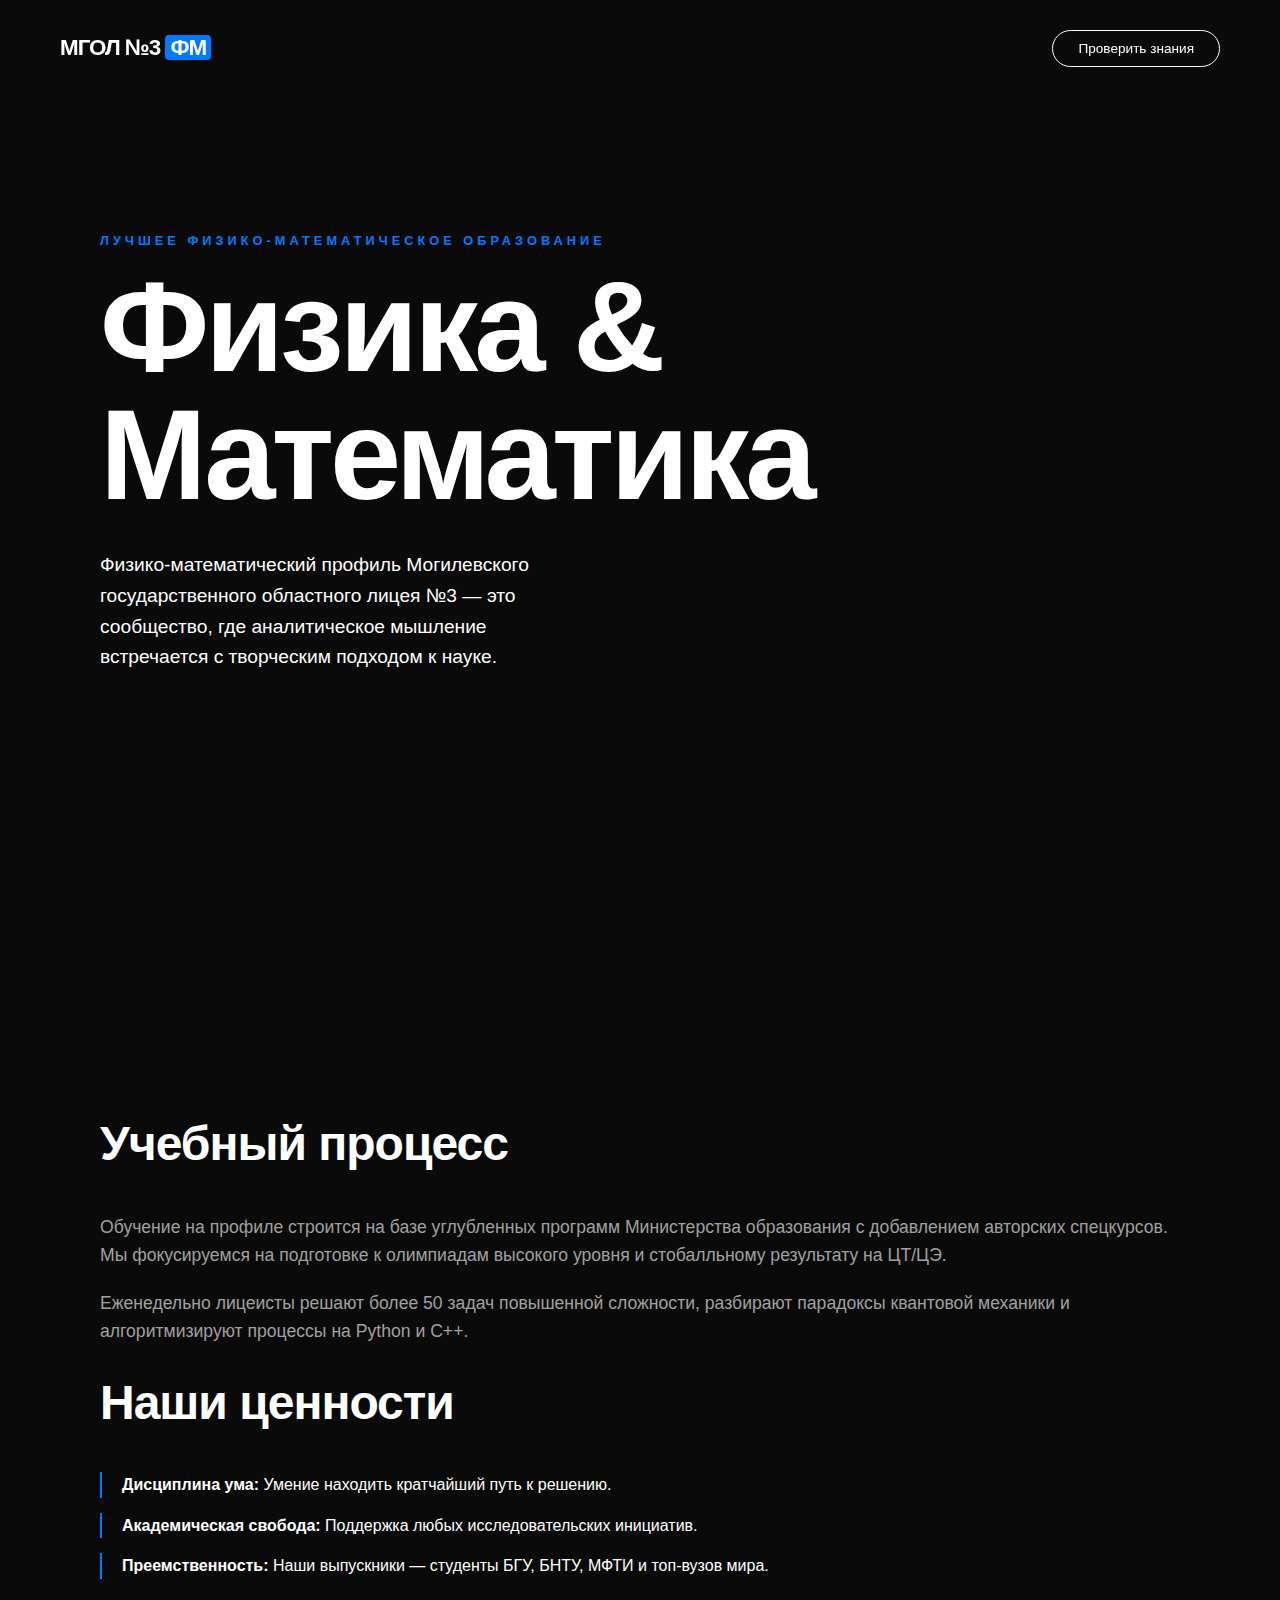
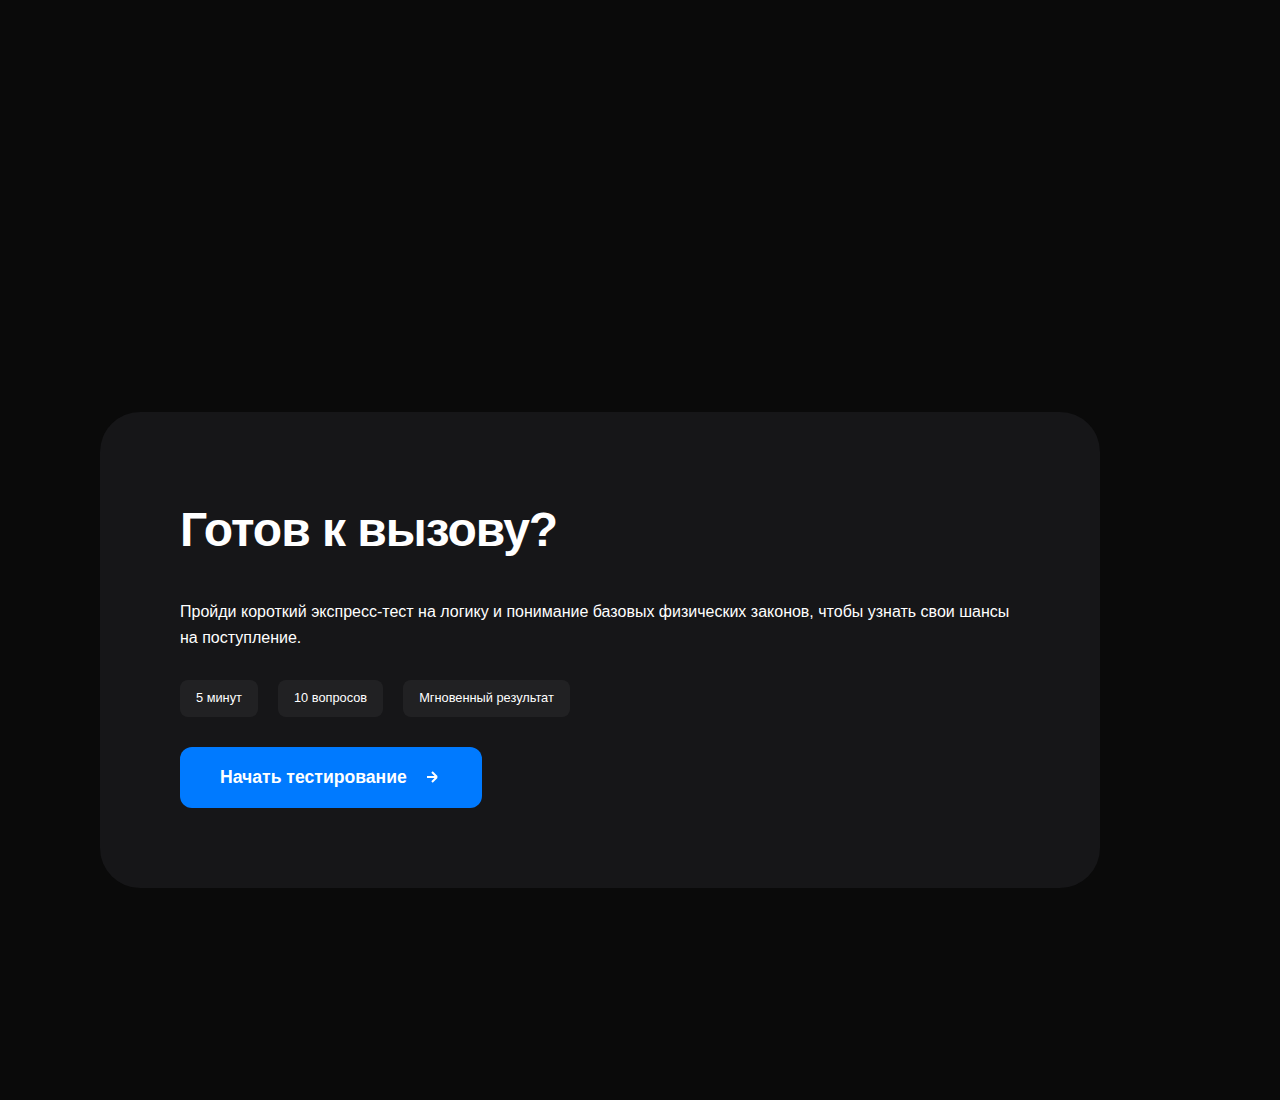
<file: index.html>
<!DOCTYPE html>
<html lang="ru">
<head>
    <meta charset="UTF-8">
    <meta name="viewport" content="width=device-width, initial-scale=1.0">
    <title>ФизМат Профиль | МГОЛ №3</title>
    <link rel="stylesheet" href="style.css">   
</head>
<body>
    <nav class="navbar">
        <div class="logo">МГОЛ №3 <mark>ФМ</mark></div>
        <div class="nav-right">
            <a href="#test" class="test-btn-top">Проверить знания</a>
        </div>
    </nav>

    <div class="horizontal-container">
        <section class="panel hero">
            <div class="hero-wrapper">
                <div class="title-group">
                    <span class="label">Лучшее физико-математическое образование</span>
                    <h1>Физика & <h1>Математика</h1></h1>
                </div>
                <div class="hero-description">
                    <p>Физико-математический профиль Могилевского государственного областного лицея №3 — это сообщество, где аналитическое мышление встречается с творческим подходом к науке.</p>
                </div>
            </div>
        </section>

        <section class="panel details">
            <div class="content-box">
                <div class="column">
                    <h2>Учебный процесс</h2>
                    <p>Обучение на профиле строится на базе углубленных программ Министерства образования с добавлением авторских спецкурсов. Мы фокусируемся на подготовке к олимпиадам высокого уровня и стобалльному результату на ЦТ/ЦЭ.</p>
                    <p>Еженедельно лицеисты решают более 50 задач повышенной сложности, разбирают парадоксы квантовой механики и алгоритмизируют процессы на Python и C++.</p>
                </div>
                <div class="column">
                    <h2>Наши ценности</h2>
                    <ul class="values-list">
                        <li><strong>Дисциплина ума:</strong> Умение находить кратчайший путь к решению.</li>
                        <li><strong>Академическая свобода:</strong> Поддержка любых исследовательских инициатив.</li>
                        <li><strong>Преемственность:</strong> Наши выпускники — студенты БГУ, БНТУ, МФТИ и топ-вузов мира.</li>
                    </ul>
                </div>
            </div>
        </section>

        <section class="panel test-section" id="test">
            <div class="test-card">
                <div class="test-content">
                    <h2>Готов к вызову?</h2>
                    <p>Пройди короткий экспресс-тест на логику и понимание базовых физических законов, чтобы узнать свои шансы на поступление.</p>
                    <div class="test-features">
                        <span>5 минут</span>
                        <span>10 вопросов</span>
                        <span>Мгновенный результат</span>
                    </div>

                    <button class="main-test-button" onclick="alert('Запуск системы тестирования...')">
                        Начать тестирование
                        <svg width="20" height="20" viewBox="0 0 20 20" fill="none"><path d="M5 10H15M15 10L10 5M15 10L10 15" stroke="currentColor" stroke-width="2"/></svg>
                    </button>

                </div>
            </div>
        </section>
    </div>
</body>
</html>
</file>
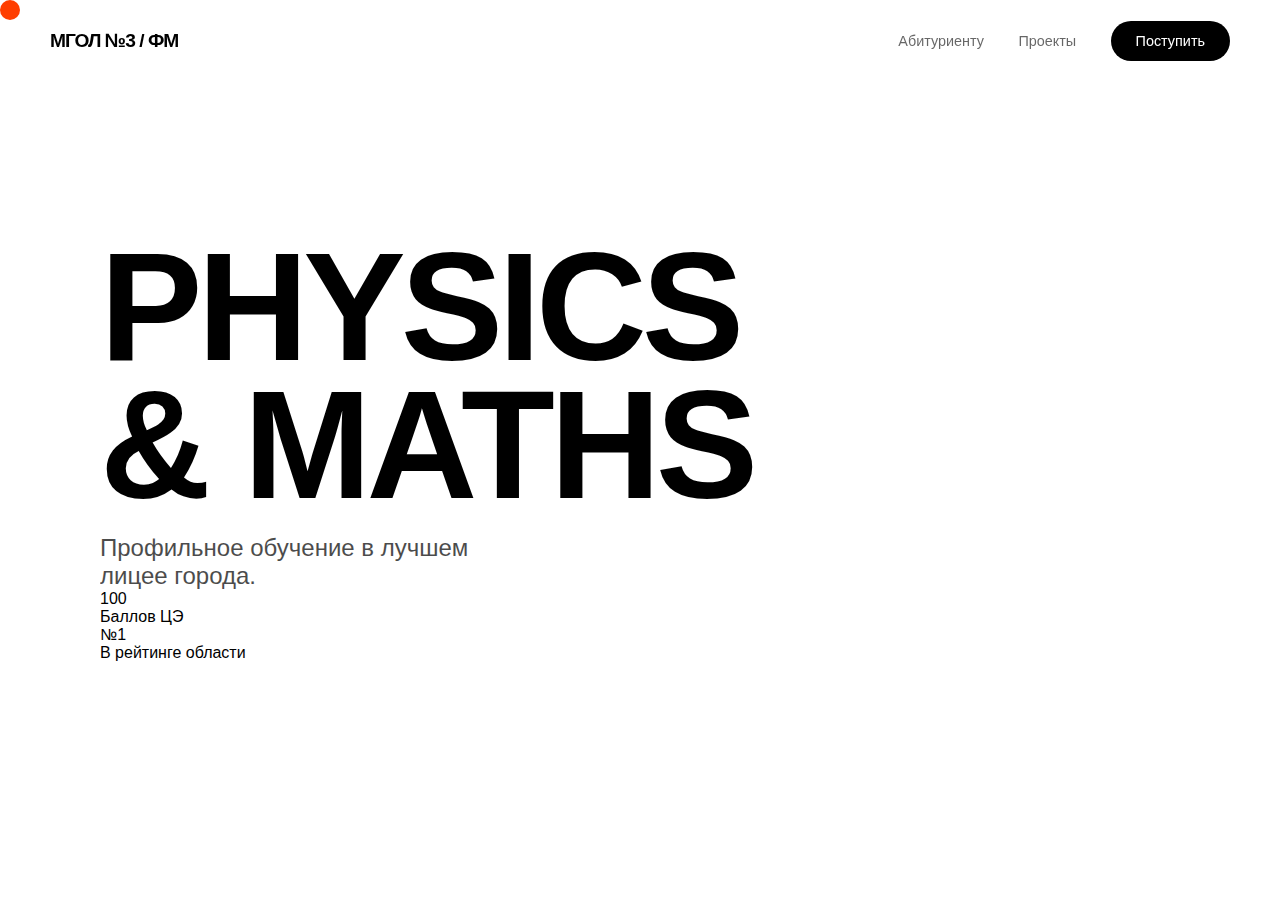
<file: fm_page/index.html>
<!DOCTYPE html>
<html lang="ru">
<head>
    <meta charset="UTF-8">
    <meta name="viewport" content="width=device-width, initial-scale=1.0">
    <title>ФИЗМАТ | МГОЛ №3</title>
    <link rel="stylesheet" href="style.css">
</head>
<body>
    <!-- Кастомный курсор для эффекта "дорогого" сайта -->
    <div class="cursor"></div>

    <nav class="navbar">
        <div class="logo">МГОЛ №3 / ФМ</div>
        <div class="nav-links">
            <span>Абитуриенту</span>
            <span>Проекты</span>
            <a href="#" class="cta-button">Поступить</a>
        </div>
    </nav>

    <main class="horizontal-wrapper">
        <!-- Секция 1: Главная -->
        <section class="panel hero">
            <div class="hero-content">
                <h1 class="reveal-text">PHYSICS <br>& MATHS</h1>
                <p class="sub-text">Профильное обучение в лучшем лицее города.</p>
            </div>
            <div class="hero-stats">
                <div class="stat-item"><span>100</span><p>Баллов ЦЭ</p></div>
                <div class="stat-item"><span>№1</span><p>В рейтинге области</p></div>
            </div>
        </section>

        <!-- Секция 2: Программа (Сетка Бентo) -->
        <section class="panel">
            <div class="bento-grid">
                <div class="bento-item big">
                    <h2>01</h2>
                    <h3>Аналитическая геометрия</h3>
                    <p>Изучаем структуру пространства через уравнения.</p>
                </div>
                <div class="bento-item">
                    <h3>Кванты</h3>
                    <p>Погружение в микромир.</p>
                </div>
                <div class="bento-item">
                    <h3>IT</h3>
                    <p>Алгоритмы и структуры данных.</p>
                </div>
            </div>
        </section>

        <!-- Секция 3: Философия -->
        <section class="panel philosophy">
            <div class="quote-box">
                <blockquote>«Математика — это язык, на котором написана книга природы»</blockquote>
                <cite>— Галилео Галилей</cite>
            </div>
        </section>
    </main>
<script>
    const cursor = document.querySelector('.cursor');
    document.addEventListener('mousemove', e => {
        cursor.style.left = e.clientX + 'px';
        cursor.style.top = e.clientY + 'px';
    });

    // Горизонтальный скролл колесиком мыши
    const container = document.querySelector('.horizontal-wrapper');
    container.addEventListener('wheel', (e) => {
        if (window.innerWidth > 768) {
            e.preventDefault();
            container.scrollLeft += e.deltaY;
        }
    });
</script>
</body>
</html>
</file>
<file: style.css>
* { 
    margin: 0;
    padding: 0; 
    box-sizing: border-box; 
}

body {
    /* background-image: url("img/fhd.png"); */
    background-color: #0a0a0a;
    color: #ffffff;
    font-family: 'Inter', sans-serif;
    overflow-x: hidden; 
    line-height: 1.6;
}

.hero-description {
    max-width: 500px;
    margin-top: 40px;
    font-size: 1.2rem;
    color: #ffffff;
}

.navbar {
    position: fixed;
    top: 0; 
    width: 100%;
    padding: 30px 60px;
    display: flex;
    justify-content: space-between;
    align-items: center;
    z-index: 100;
    backdrop-filter: blur(10px);
}

.logo { 
    font-weight: 900; 
    letter-spacing: -1px; 
    font-size: 1.4rem; 
}

mark { 
    background: #007aff; 
    color: white; 
    padding: 0 5px; 
    border-radius: 4px; 
}

.test-btn-top {
    text-decoration: none;
    color:  #ffffff;
    border: 1px solid #ffffff;
    padding: 10px 25px;
    border-radius: 100px;
    font-size: 0.85rem;
    transition: 0.3s;
}

.test-btn-top:hover { 
    background: #ffffff; 
    color: #0a0a0a; 
}

.horizontal-container {
    display: column;
    width: 300vw;
    height: 100vh;
    /* overflow-x: auto;
    scroll-snap-type: x mandatory;*/
    scrollbar-width: none; 
}

.panel {
    width: 100vw;
    height: 100vh;
    flex-shrink: 0;
    scroll-snap-align: start;
    display: flex;
    align-items: center;
    padding: 0 100px;
}

h1 {
    font-size: 8rem;
    font-weight: 900;
    line-height: 0.85;
    letter-spacing: -4px;
    margin-top: 20px;
}

.label {
    text-transform: uppercase;
    letter-spacing: 4px;
    font-size: 0.8rem;
    color: #007aff;
    font-weight: 700;
}

.content-box {
    display: column;
    grid-template-columns: 1fr 1fr;
    gap: 80px;
    max-width: 1100px;
}

h2 { 
    font-size: 3rem; 
    margin-bottom: 30px; 
    letter-spacing: -1px; 
}

.column p {
    margin-bottom: 20px;
    font-size: 1.1rem;
    color: #a0a0a0;;
}

.values-list { list-style: none; }
.values-list li {
    margin-bottom: 15px;
    padding-left: 20px;
    border-left: 2px solid #007aff;
}

.test-card {
    background: #161618;;
    width: 100%;
    max-width: 1000px;
    padding: 80px;
    border-radius: 40px;
    position: relative;
    overflow: hidden;
}

.test-features {
    display: flex;
    gap: 20px;
    margin: 30px 0;
}

.test-features span {
    background: rgba(255,255,255,0.05);
    padding: 8px 16px;
    border-radius: 8px;
    font-size: 0.8rem;
}

.main-test-button {
    background: #007aff;
    color: white;
    border: none;
    padding: 20px 40px;
    font-size: 1.1rem;
    font-weight: 600;
    border-radius: 12px;
    cursor: pointer;
    display: flex;
    align-items: center;
    gap: 15px;
    transition: 0.3s;
}

.main-test-button:hover { 
    transform: scale(1.05); 
    box-shadow: 0 20px 40px rgba(0,122,255,0.3); 
}
/* 
@media (max-width: 768px) {
    .horizontal-container {
        display: block;
        width: 100%;
        height: auto;
    }
    .panel {
        width: 100%;
        height: auto;
        padding: 120px 20px 60px;
    }
    h1 { font-size: 3.5rem; letter-spacing: -2px; }
    .content-box { grid-template-columns: 1fr; gap: 40px; }
    .test-card { padding: 40px 20px; }
    .navbar { padding: 20px; }
}

.horizontal-container::-webkit-scrollbar { 
    display: none; 
} */
</file>
<file: fm_page/style.css>
:root {
    --bg: #ffffff;
    --text: #000000;
    --accent: #ff3e00; /* Яркий акцентный цвет 2025 года */
    --gray: #f4f4f4;
}

* { margin: 0; padding: 0; box-sizing: border-box; cursor: none; }

body {
    background: var(--bg);
    color: var(--text);
    font-family: 'Helvetica Neue', Helvetica, Arial, sans-serif;
    overflow-y: hidden;
}

/* Навигация */
.navbar {
    position: fixed;
    top: 0; width: 100%;
    padding: 30px 50px;
    display: flex;
    justify-content: space-between;
    align-items: center;
    z-index: 100;
}

.logo { font-weight: 900; letter-spacing: -1px; font-size: 1.2rem; }
.nav-links span { margin-right: 30px; font-size: 0.9rem; opacity: 0.6; }
.cta-button { 
    background: var(--text); color: white; padding: 12px 25px; 
    text-decoration: none; border-radius: 50px; font-size: 0.9rem; 
}

/* Горизонтальный скролл */
.horizontal-wrapper {
    display: flex;
    width: 300vw;
    height: 100vh;
    scroll-snap-type: x mandatory;
    overflow-x: scroll;
}

.panel {
    width: 100vw;
    height: 100vh;
    display: flex;
    flex-direction: column;
    justify-content: center;
    padding: 100px;
    scroll-snap-align: start;
    flex-shrink: 0;
}

/* Типографика */
h1 {
    font-size: 12vw;
    line-height: 0.9;
    font-weight: 900;
    letter-spacing: -5px;
    text-transform: uppercase;
}

.sub-text { font-size: 1.5rem; margin-top: 20px; max-width: 400px; opacity: 0.7; }

/* Bento Grid */
.bento-grid {
    display: grid;
    grid-template-columns: repeat(3, 1fr);
    grid-template-rows: repeat(2, 300px);
    gap: 20px;
    width: 100%;
}

.bento-item {
    background: var(--gray);
    border-radius: 30px;
    padding: 40px;
    display: flex;
    flex-direction: column;
    justify-content: flex-end;
}

.bento-item.big { grid-row: span 2; background: var(--accent); color: white; }

/* Кастомный курсор */
.cursor {
    width: 20px; height: 20px;
    background: var(--accent);
    border-radius: 50%;
    position: fixed;
    pointer-events: none;
    z-index: 999;
    transition: transform 0.1s;
}

/* Адаптация под телефоны */
@media (max-width: 768px) {
    body { overflow-y: auto; cursor: auto; }
    .cursor { display: none; }
    .horizontal-wrapper { display: block; width: 100%; }
    .panel { width: 100%; height: auto; padding: 80px 20px; }
    h1 { font-size: 18vw; }
    .bento-grid { grid-template-columns: 1fr; }
    .navbar { padding: 20px; background: white; }
}

/* Плавность */
.horizontal-wrapper::-webkit-scrollbar { display: none; }
</file>
